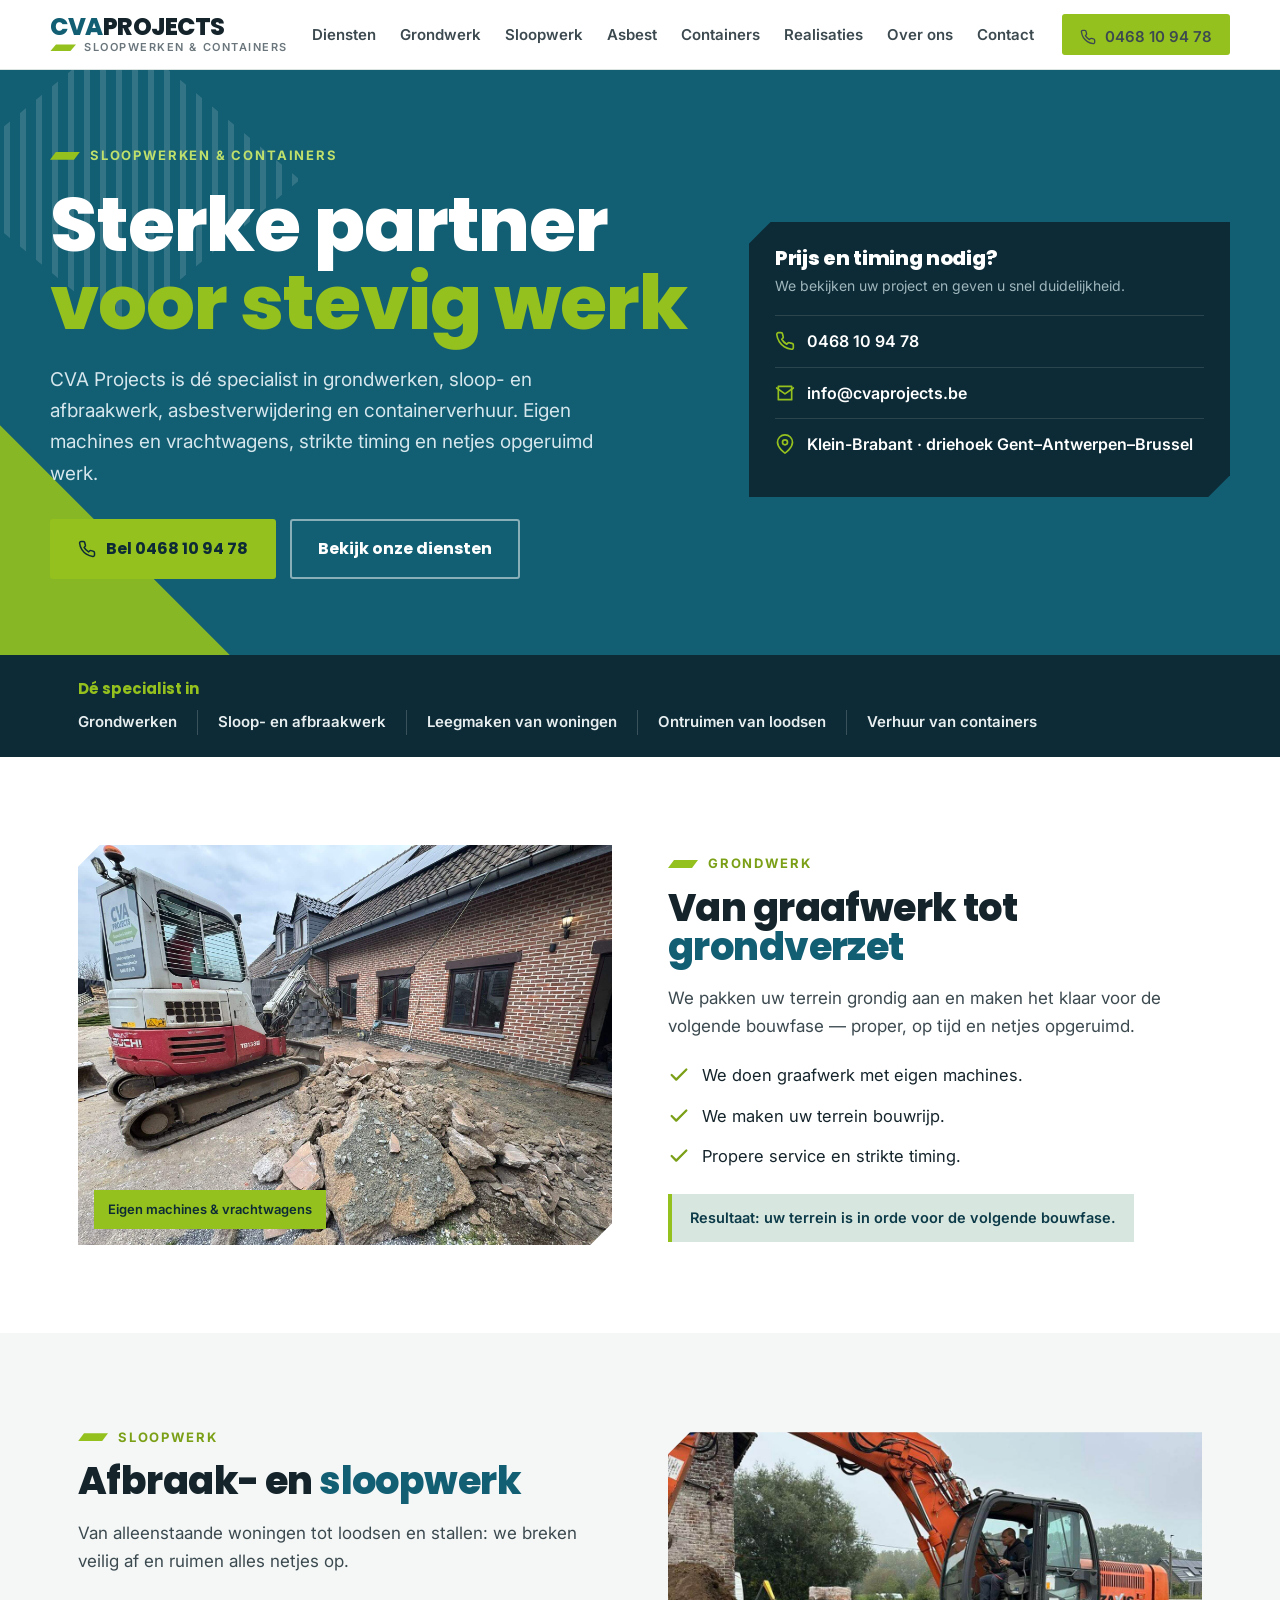
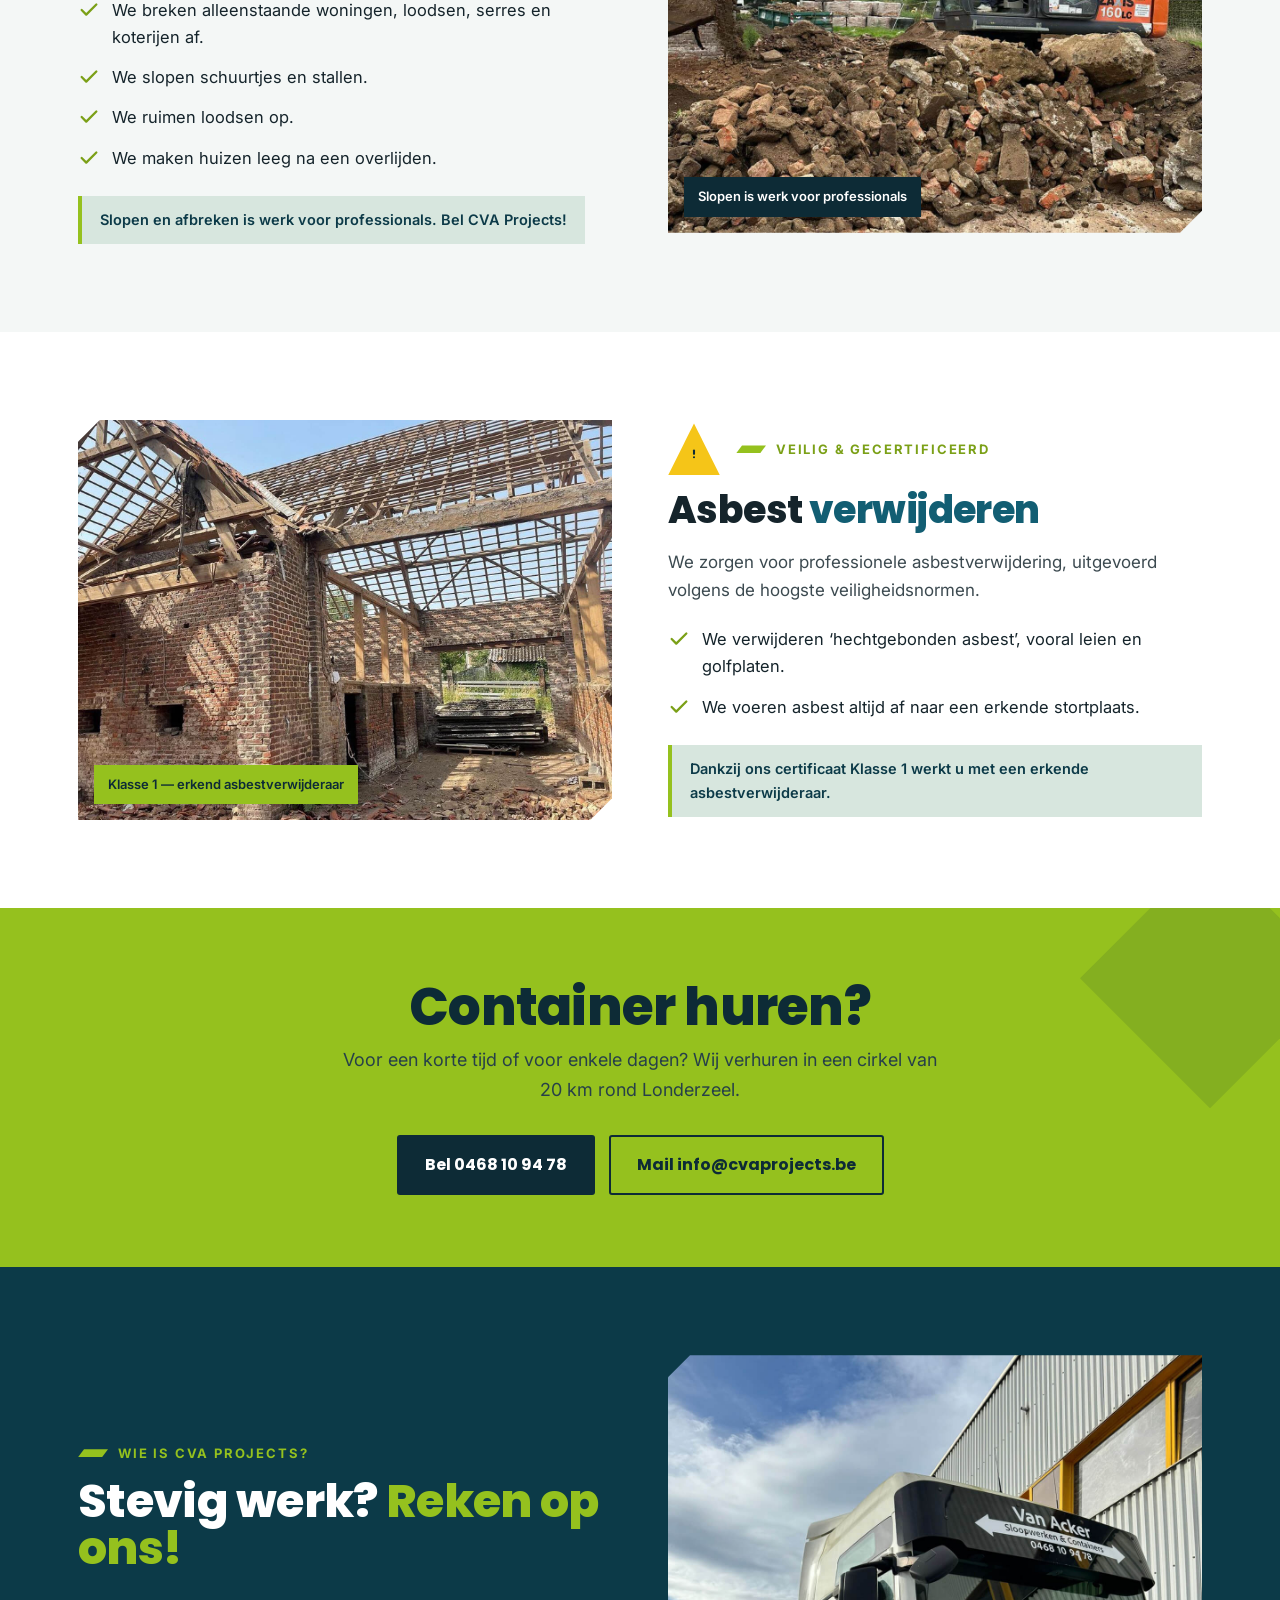
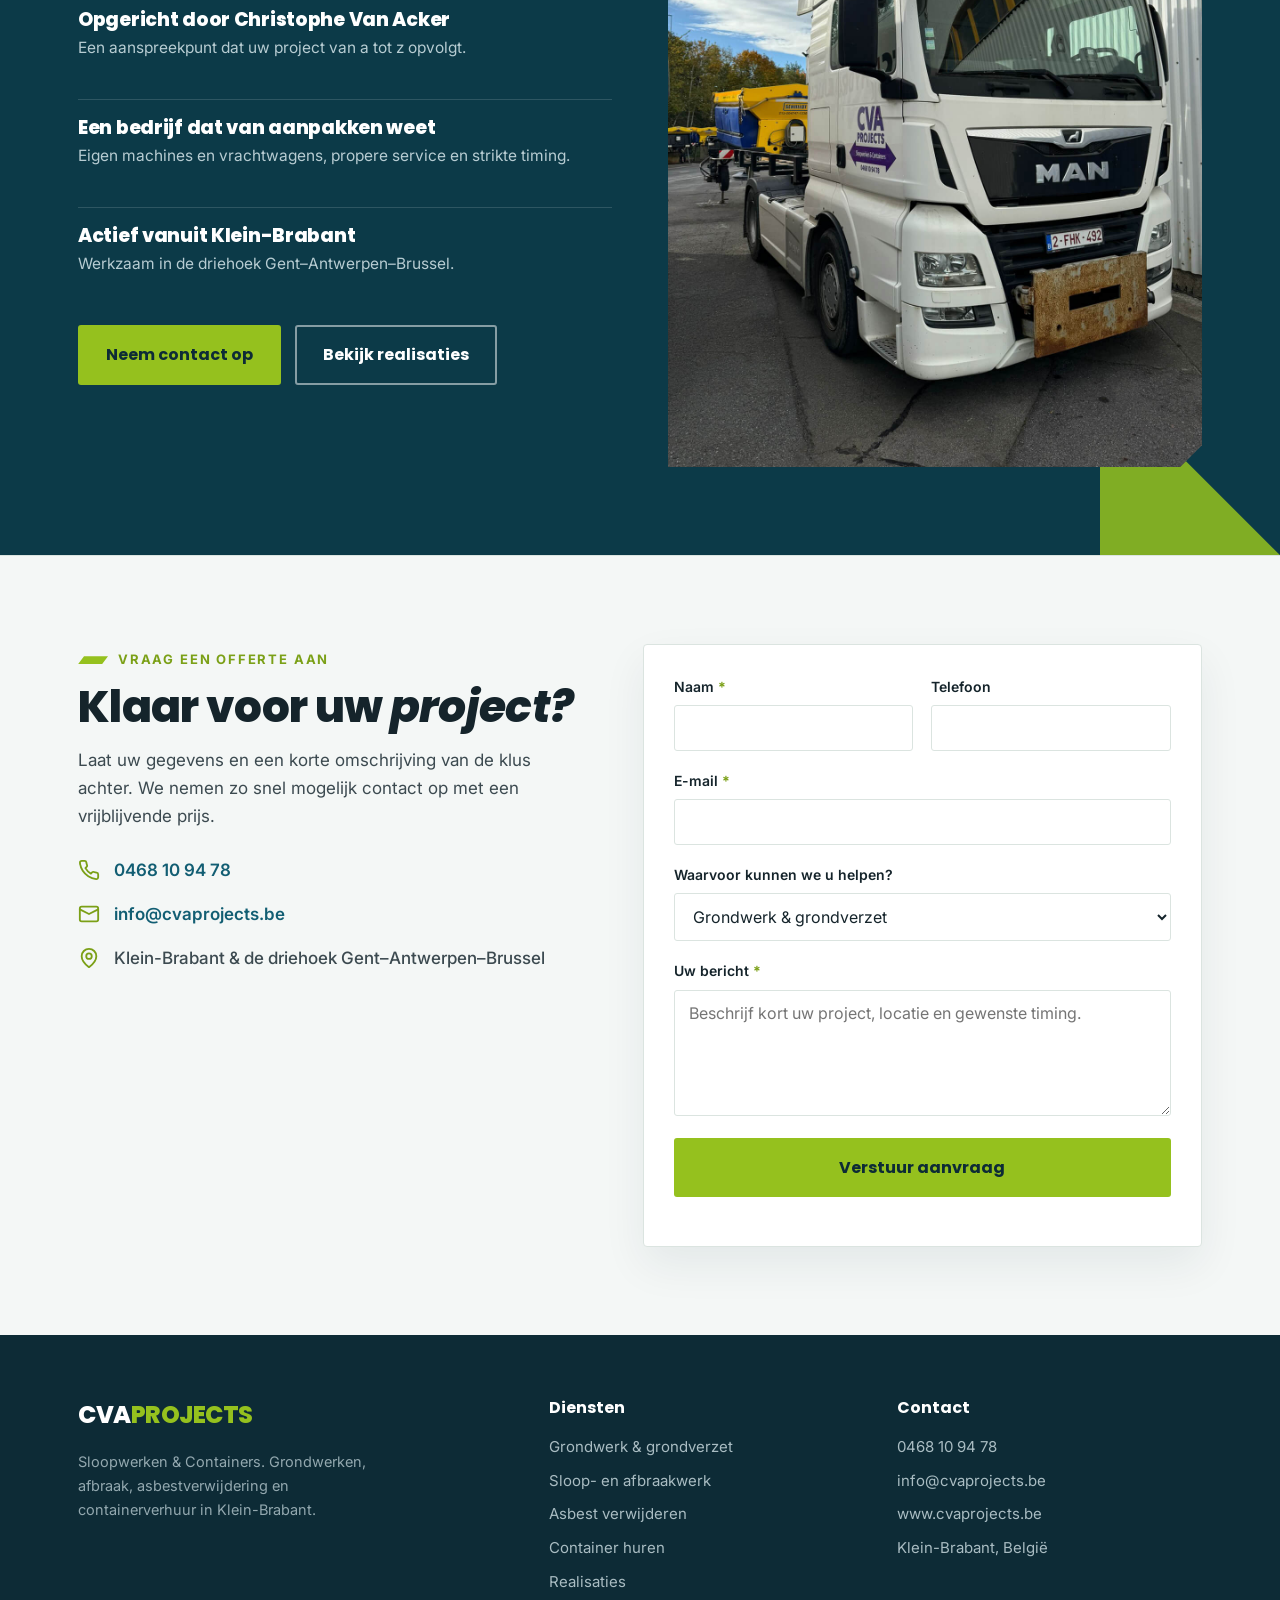
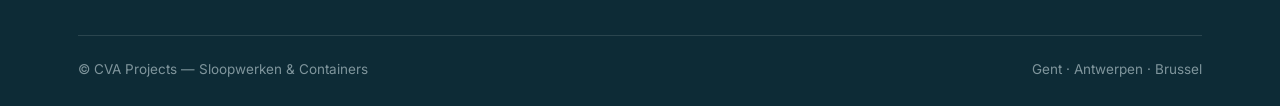
<file: index.html>
<!DOCTYPE html>
<html lang="nl">
<head>
<meta charset="UTF-8">
<meta name="viewport" content="width=device-width, initial-scale=1.0">
<title>CVA Projects — Sloopwerken, grondwerken, asbestverwijdering &amp; containers | Klein-Brabant</title>
<meta name="description" content="CVA Projects: dé specialist in grondwerken, sloop- en afbraakwerk, asbestverwijdering (Klasse 1), leegmaken van woningen en containerverhuur. Actief in Klein-Brabant, driehoek Gent-Antwerpen-Brussel. Bel 0468 10 94 78.">
<meta name="theme-color" content="#0c3a48">
<link rel="preconnect" href="https://fonts.googleapis.com">
<link rel="preconnect" href="https://fonts.gstatic.com" crossorigin>
<link href="https://fonts.googleapis.com/css2?family=Poppins:wght@500;600;700;800&family=Inter:wght@400;500;600&display=swap" rel="stylesheet">
<link rel="stylesheet" href="styles.css">
</head>
<body>

<header>
  <div class="wrap nav-row">
    <a href="#top" class="brand" aria-label="CVA Projects home">
      <span class="brand-main">CVA<b>PROJECTS</b></span>
      <span class="brand-sub">Sloopwerken &amp; Containers</span>
    </a>
    <nav class="primary">
      <ul>
        <li><a href="#diensten">Diensten</a></li>
        <li><a href="#grondwerk">Grondwerk</a></li>
        <li><a href="#sloopwerk">Sloopwerk</a></li>
        <li><a href="#asbest">Asbest</a></li>
        <li><a href="#containers">Containers</a></li>
        <li><a href="realisaties.html">Realisaties</a></li>
        <li><a href="#over">Over ons</a></li>
        <li><a href="#contact">Contact</a></li>
      </ul>
      <a class="call-btn" href="tel:+32468109478">
        <svg viewBox="0 0 24 24" fill="none" stroke="currentColor" stroke-width="2" stroke-linecap="round" stroke-linejoin="round"><path d="M22 16.92v3a2 2 0 0 1-2.18 2 19.79 19.79 0 0 1-8.63-3.07 19.5 19.5 0 0 1-6-6 19.79 19.79 0 0 1-3.07-8.67A2 2 0 0 1 4.11 2h3a2 2 0 0 1 2 1.72c.127.96.361 1.903.7 2.81a2 2 0 0 1-.45 2.11L8.09 9.91a16 16 0 0 0 6 6l1.27-1.27a2 2 0 0 1 2.11-.45c.907.339 1.85.573 2.81.7A2 2 0 0 1 22 16.92z"/></svg>
        <span>0468 10 94 78</span>
      </a>
    </nav>
    <button class="menu-toggle" aria-label="Menu openen" onclick="document.getElementById('mnav').classList.toggle('open')">
      <span></span><span></span><span></span>
    </button>
  </div>
  <div id="mnav" class="wrap">
    <ul onclick="document.getElementById('mnav').classList.remove('open')">
      <li><a href="#diensten">Diensten</a></li>
      <li><a href="#grondwerk">Grondwerk &amp; grondverzet</a></li>
      <li><a href="#sloopwerk">Sloop- en afbraakwerk</a></li>
      <li><a href="#asbest">Asbest verwijderen</a></li>
      <li><a href="#containers">Container huren</a></li>
      <li><a href="realisaties.html">Realisaties</a></li>
      <li><a href="#over">Over CVA Projects</a></li>
      <li><a href="#contact">Contact &amp; offerte</a></li>
      <li><a class="mnav-call" href="tel:+32468109478">Bel 0468 10 94 78</a></li>
    </ul>
  </div>
</header>

<main id="top">

  <!-- HERO -->
  <section class="hero">
    <div class="wrap hero-inner">
      <div>
        <span class="kicker">Sloopwerken &amp; Containers</span>
        <h1>Sterke partner<br><em>voor stevig werk</em></h1>
        <p class="lead">CVA Projects is dé specialist in grondwerken, sloop- en afbraakwerk, asbestverwijdering en containerverhuur. Eigen machines en vrachtwagens, strikte timing en netjes opgeruimd werk.</p>
        <div class="hero-ctas">
          <a class="btn btn-lime" href="tel:+32468109478">
            <svg viewBox="0 0 24 24" fill="none" stroke="currentColor" stroke-width="2" stroke-linecap="round" stroke-linejoin="round"><path d="M22 16.92v3a2 2 0 0 1-2.18 2 19.79 19.79 0 0 1-8.63-3.07 19.5 19.5 0 0 1-6-6 19.79 19.79 0 0 1-3.07-8.67A2 2 0 0 1 4.11 2h3a2 2 0 0 1 2 1.72c.127.96.361 1.903.7 2.81a2 2 0 0 1-.45 2.11L8.09 9.91a16 16 0 0 0 6 6l1.27-1.27a2 2 0 0 1 2.11-.45c.907.339 1.85.573 2.81.7A2 2 0 0 1 22 16.92z"/></svg>
            Bel 0468 10 94 78
          </a>
          <a class="btn btn-ghost" href="#diensten">Bekijk onze diensten</a>
        </div>
      </div>
      <aside class="quote-card cut">
        <h3>Prijs en timing nodig?</h3>
        <p class="small">We bekijken uw project en geven u snel duidelijkheid.</p>
        <div class="quote-line">
          <svg viewBox="0 0 24 24" fill="none" stroke="currentColor" stroke-width="2" stroke-linecap="round" stroke-linejoin="round"><path d="M22 16.92v3a2 2 0 0 1-2.18 2 19.79 19.79 0 0 1-8.63-3.07 19.5 19.5 0 0 1-6-6 19.79 19.79 0 0 1-3.07-8.67A2 2 0 0 1 4.11 2h3a2 2 0 0 1 2 1.72c.127.96.361 1.903.7 2.81a2 2 0 0 1-.45 2.11L8.09 9.91a16 16 0 0 0 6 6l1.27-1.27a2 2 0 0 1 2.11-.45c.907.339 1.85.573 2.81.7A2 2 0 0 1 22 16.92z"/></svg>
          <a href="tel:+32468109478">0468 10 94 78</a>
        </div>
        <div class="quote-line">
          <svg viewBox="0 0 24 24" fill="none" stroke="currentColor" stroke-width="2" stroke-linecap="round" stroke-linejoin="round"><path d="M4 4h16v16H4z"/><path d="m22 6-10 7L2 6"/></svg>
          <a href="mailto:info@cvaprojects.be">info@cvaprojects.be</a>
        </div>
        <div class="quote-line">
          <svg viewBox="0 0 24 24" fill="none" stroke="currentColor" stroke-width="2" stroke-linecap="round" stroke-linejoin="round"><path d="M21 10c0 7-9 13-9 13s-9-6-9-13a9 9 0 0 1 18 0Z"/><circle cx="12" cy="10" r="3"/></svg>
          <span>Klein-Brabant · driehoek Gent–Antwerpen–Brussel</span>
        </div>
      </aside>
    </div>
  </section>

  <!-- SPECIALTIES STRIP -->
  <div class="specialties" id="diensten">
    <div class="wrap">
      <span class="label">Dé specialist in</span>
      <ul>
        <li>Grondwerken</li>
        <li>Sloop- en afbraakwerk</li>
        <li>Leegmaken van woningen</li>
        <li>Ontruimen van loodsen</li>
        <li>Verhuur van containers</li>
      </ul>
    </div>
  </div>

  <!-- GRONDWERK -->
  <section class="block" id="grondwerk">
    <div class="wrap split">
      <div class="media">
        <img class="cut" src="fotos/photo-096.jpg" alt="CVA Projects minigraver breekt de grond open bij een woning" loading="lazy">
        <span class="tag lime">Eigen machines &amp; vrachtwagens</span>
      </div>
      <div>
        <span class="eyebrow">Grondwerk</span>
        <h3>Van graafwerk tot <em>grondverzet</em></h3>
        <p class="lead-sm">We pakken uw terrein grondig aan en maken het klaar voor de volgende bouwfase — proper, op tijd en netjes opgeruimd.</p>
        <ul class="ticks">
          <li><svg viewBox="0 0 24 24" fill="none" stroke="currentColor" stroke-width="2.5" stroke-linecap="round" stroke-linejoin="round"><path d="M20 6 9 17l-5-5"/></svg>We doen graafwerk met eigen machines.</li>
          <li><svg viewBox="0 0 24 24" fill="none" stroke="currentColor" stroke-width="2.5" stroke-linecap="round" stroke-linejoin="round"><path d="M20 6 9 17l-5-5"/></svg>We maken uw terrein bouwrijp.</li>
          <li><svg viewBox="0 0 24 24" fill="none" stroke="currentColor" stroke-width="2.5" stroke-linecap="round" stroke-linejoin="round"><path d="M20 6 9 17l-5-5"/></svg>Propere service en strikte timing.</li>
        </ul>
        <span class="pill">Resultaat: uw terrein is in orde voor de volgende bouwfase.</span>
      </div>
    </div>
  </section>

  <!-- SLOOPWERK -->
  <section class="block tint" id="sloopwerk">
    <div class="wrap split reverse">
      <div class="media">
        <img class="cut" src="fotos/photo-014.jpg" alt="Kraan breekt een woning af tijdens sloopwerk" loading="lazy">
        <span class="tag">Slopen is werk voor professionals</span>
      </div>
      <div>
        <span class="eyebrow">Sloopwerk</span>
        <h3>Afbraak- en <em>sloopwerk</em></h3>
        <p class="lead-sm">Van alleenstaande woningen tot loodsen en stallen: we breken veilig af en ruimen alles netjes op.</p>
        <ul class="ticks">
          <li><svg viewBox="0 0 24 24" fill="none" stroke="currentColor" stroke-width="2.5" stroke-linecap="round" stroke-linejoin="round"><path d="M20 6 9 17l-5-5"/></svg>We breken alleenstaande woningen, loodsen, serres en koterijen af.</li>
          <li><svg viewBox="0 0 24 24" fill="none" stroke="currentColor" stroke-width="2.5" stroke-linecap="round" stroke-linejoin="round"><path d="M20 6 9 17l-5-5"/></svg>We slopen schuurtjes en stallen.</li>
          <li><svg viewBox="0 0 24 24" fill="none" stroke="currentColor" stroke-width="2.5" stroke-linecap="round" stroke-linejoin="round"><path d="M20 6 9 17l-5-5"/></svg>We ruimen loodsen op.</li>
          <li><svg viewBox="0 0 24 24" fill="none" stroke="currentColor" stroke-width="2.5" stroke-linecap="round" stroke-linejoin="round"><path d="M20 6 9 17l-5-5"/></svg>We maken huizen leeg na een overlijden.</li>
        </ul>
        <span class="pill">Slopen en afbreken is werk voor professionals. Bel CVA Projects!</span>
      </div>
    </div>
  </section>

  <!-- ASBEST -->
  <section class="block" id="asbest">
    <div class="wrap split">
      <div class="media">
        <img class="cut" src="fotos/photo-077.jpg" alt="Gebouw met afgebroken dak, klaar voor verdere afbraak en asbestverwijdering" loading="lazy">
        <span class="tag lime">Klasse 1 — erkend asbestverwijderaar</span>
      </div>
      <div>
        <div class="warn-head">
          <span class="warn-badge"><svg viewBox="0 0 24 24" fill="none" stroke="currentColor" stroke-width="2.5" stroke-linecap="round" stroke-linejoin="round"><path d="M12 9v4"/><path d="M12 17h.01"/></svg></span>
          <span class="eyebrow" style="margin:0">Veilig &amp; gecertificeerd</span>
        </div>
        <h3>Asbest <em>verwijderen</em></h3>
        <p class="lead-sm">We zorgen voor professionele asbestverwijdering, uitgevoerd volgens de hoogste veiligheidsnormen.</p>
        <ul class="ticks">
          <li><svg viewBox="0 0 24 24" fill="none" stroke="currentColor" stroke-width="2.5" stroke-linecap="round" stroke-linejoin="round"><path d="M20 6 9 17l-5-5"/></svg>We verwijderen ‘hechtgebonden asbest’, vooral leien en golfplaten.</li>
          <li><svg viewBox="0 0 24 24" fill="none" stroke="currentColor" stroke-width="2.5" stroke-linecap="round" stroke-linejoin="round"><path d="M20 6 9 17l-5-5"/></svg>We voeren asbest altijd af naar een erkende stortplaats.</li>
        </ul>
        <span class="pill">Dankzij ons certificaat Klasse 1 werkt u met een erkende asbestverwijderaar.</span>
      </div>
    </div>
  </section>

  <!-- CONTAINER CTA -->
  <section class="cta-band" id="containers">
    <div class="wrap">
      <h2>Container huren?</h2>
      <p>Voor een korte tijd of voor enkele dagen? Wij verhuren in een cirkel van 20&nbsp;km rond Londerzeel.</p>
      <div class="cta-actions">
        <a class="btn btn-dark" href="tel:+32468109478">Bel 0468 10 94 78</a>
        <a class="btn btn-outline-dark" href="mailto:info@cvaprojects.be">Mail info@cvaprojects.be</a>
      </div>
    </div>
  </section>

  <!-- OVER ONS -->
  <section class="about block" id="over">
    <div class="wrap about-grid">
      <div>
        <span class="eyebrow" style="color:var(--lime)">Wie is CVA Projects?</span>
        <h2>Stevig werk? <em>Reken op ons!</em></h2>
        <div class="facts">
          <div class="fact">
            <h4>Opgericht door Christophe Van Acker</h4>
            <p>Een aanspreekpunt dat uw project van a tot z opvolgt.</p>
          </div>
          <div class="fact">
            <h4>Een bedrijf dat van aanpakken weet</h4>
            <p>Eigen machines en vrachtwagens, propere service en strikte timing.</p>
          </div>
          <div class="fact">
            <h4>Actief vanuit Klein-Brabant</h4>
            <p>Werkzaam in de driehoek Gent–Antwerpen–Brussel.</p>
          </div>
        </div>
        <div class="hero-ctas" style="margin-top:30px">
          <a class="btn btn-lime" href="tel:+32468109478">Neem contact op</a>
          <a class="btn btn-ghost" href="realisaties.html" style="border-color:rgba(255,255,255,.5)">Bekijk realisaties</a>
        </div>
      </div>
      <div class="about-media">
        <img class="cut" src="fotos/photo-085.jpg" alt="Vrachtwagen van CVA Projects — Van Acker Sloopwerken &amp; Containers" loading="lazy">
      </div>
    </div>
  </section>

  <!-- CONTACT / OFFERTE -->
  <section class="contact block" id="contact">
    <div class="wrap contact-grid">
      <div class="contact-intro">
        <span class="eyebrow">Vraag een offerte aan</span>
        <h2>Klaar voor uw <em>project?</em></h2>
        <p class="lead-sm">Laat uw gegevens en een korte omschrijving van de klus achter. We nemen zo snel mogelijk contact op met een vrijblijvende prijs.</p>
        <ul class="contact-list">
          <li>
            <svg viewBox="0 0 24 24" fill="none" stroke="currentColor" stroke-width="2" stroke-linecap="round" stroke-linejoin="round"><path d="M22 16.92v3a2 2 0 0 1-2.18 2 19.79 19.79 0 0 1-8.63-3.07 19.5 19.5 0 0 1-6-6 19.79 19.79 0 0 1-3.07-8.67A2 2 0 0 1 4.11 2h3a2 2 0 0 1 2 1.72c.127.96.361 1.903.7 2.81a2 2 0 0 1-.45 2.11L8.09 9.91a16 16 0 0 0 6 6l1.27-1.27a2 2 0 0 1 2.11-.45c.907.339 1.85.573 2.81.7A2 2 0 0 1 22 16.92z"/></svg>
            <a href="tel:+32468109478">0468 10 94 78</a>
          </li>
          <li>
            <svg viewBox="0 0 24 24" fill="none" stroke="currentColor" stroke-width="2" stroke-linecap="round" stroke-linejoin="round"><rect x="2" y="4" width="20" height="16" rx="2"/><path d="m22 7-10 5L2 7"/></svg>
            <a href="mailto:info@cvaprojects.be">info@cvaprojects.be</a>
          </li>
          <li>
            <svg viewBox="0 0 24 24" fill="none" stroke="currentColor" stroke-width="2" stroke-linecap="round" stroke-linejoin="round"><path d="M20 10c0 6-8 12-8 12s-8-6-8-12a8 8 0 0 1 16 0Z"/><circle cx="12" cy="10" r="3"/></svg>
            <span>Klein-Brabant &amp; de driehoek Gent&ndash;Antwerpen&ndash;Brussel</span>
          </li>
        </ul>
      </div>

      <form class="contact-form" id="contactForm" action="https://api.web3forms.com/submit" method="POST">
        <!-- Web3Forms: vervang onderstaande access_key door je eigen sleutel van https://web3forms.com -->
        <input type="hidden" name="access_key" value="131f3597-4e38-4aad-bf00-0c034ef2a8e7">
        <input type="hidden" name="subject" value="🌐 Nieuwe aanvraag via de CVA Projects website">
        <input type="hidden" name="from_name" value="CVA Projects website">
        <!-- honeypot tegen spam -->
        <input type="checkbox" name="botcheck" tabindex="-1" autocomplete="off" style="display:none !important">

        <div class="field-row">
          <label class="field">
            <span>Naam <b>*</b></span>
            <input type="text" name="naam" required autocomplete="name">
          </label>
          <label class="field">
            <span>Telefoon</span>
            <input type="tel" name="telefoon" autocomplete="tel">
          </label>
        </div>

        <label class="field">
          <span>E-mail <b>*</b></span>
          <input type="email" name="email" required autocomplete="email">
        </label>

        <label class="field">
          <span>Waarvoor kunnen we u helpen?</span>
          <select name="dienst">
            <option>Grondwerk &amp; grondverzet</option>
            <option>Sloop- en afbraakwerk</option>
            <option>Asbest verwijderen</option>
            <option>Container huren</option>
            <option>Woning leegmaken</option>
            <option>Iets anders</option>
          </select>
        </label>

        <label class="field">
          <span>Uw bericht <b>*</b></span>
          <textarea name="bericht" rows="5" required placeholder="Beschrijf kort uw project, locatie en gewenste timing."></textarea>
        </label>

        <button type="submit" class="btn btn-lime">Verstuur aanvraag</button>
        <p class="form-status" id="formStatus" role="status" aria-live="polite"></p>
      </form>
    </div>
  </section>

</main>

<footer>
  <div class="wrap">
    <div class="foot-grid">
      <div class="foot-brand">
        <span class="brand-main">CVA<b>PROJECTS</b></span>
        <p>Sloopwerken &amp; Containers. Grondwerken, afbraak, asbestverwijdering en containerverhuur in Klein-Brabant.</p>
      </div>
      <div>
        <h5>Diensten</h5>
        <ul>
          <li><a href="#grondwerk">Grondwerk &amp; grondverzet</a></li>
          <li><a href="#sloopwerk">Sloop- en afbraakwerk</a></li>
          <li><a href="#asbest">Asbest verwijderen</a></li>
          <li><a href="#containers">Container huren</a></li>
          <li><a href="realisaties.html">Realisaties</a></li>
        </ul>
      </div>
      <div>
        <h5>Contact</h5>
        <ul>
          <li><a href="tel:+32468109478">0468 10 94 78</a></li>
          <li><a href="mailto:info@cvaprojects.be">info@cvaprojects.be</a></li>
          <li><a href="https://www.cvaprojects.be">www.cvaprojects.be</a></li>
          <li>Klein-Brabant, België</li>
        </ul>
      </div>
    </div>
    <div class="foot-bottom">
      <span>© CVA Projects — Sloopwerken &amp; Containers</span>
      <span>Gent · Antwerpen · Brussel</span>
    </div>
  </div>
</footer>

<script>
  (function () {
    var form = document.getElementById('contactForm');
    if (!form) return;
    var status = document.getElementById('formStatus');
    form.addEventListener('submit', function (e) {
      e.preventDefault();
      var btn = form.querySelector('button[type="submit"]');
      btn.disabled = true;
      status.className = 'form-status';
      status.textContent = 'Versturen…';
      fetch(form.action, {
        method: 'POST',
        body: new FormData(form),
        headers: { Accept: 'application/json' }
      })
        .then(function (r) { return r.json(); })
        .then(function (data) {
          if (data.success) {
            status.className = 'form-status ok';
            status.textContent = 'Bedankt! Uw aanvraag is verstuurd. We nemen snel contact op.';
            form.reset();
          } else {
            status.className = 'form-status err';
            status.textContent = 'Er ging iets mis. Bel ons gerust op 0468 10 94 78 of mail info@cvaprojects.be.';
          }
        })
        .catch(function () {
          status.className = 'form-status err';
          status.textContent = 'Er ging iets mis. Bel ons gerust op 0468 10 94 78 of mail info@cvaprojects.be.';
        })
        .finally(function () { btn.disabled = false; });
    });
  })();
</script>

</body>
</html>
</file>
<file: styles.css>
:root{
  --petrol:#125e73;
  --petrol-deep:#0c3a48;
  --navy:#0d2b36;
  --lime:#95c11e;
  --lime-deep:#7ba017;
  --mint:#d7e6de;
  --ink:#15242b;
  --ink-soft:#3c4a50;
  --steel:#6a767c;
  --paper:#f4f7f6;
  --card:#ffffff;
  --line:#dbe4e0;
  --warn:#f5c518;
  --max:1180px;
}
*{box-sizing:border-box;}
html{scroll-behavior:smooth;}
body{
  margin:0;
  background:var(--card);
  color:var(--ink);
  font-family:'Inter', -apple-system, BlinkMacSystemFont, sans-serif;
  font-size:17px;
  line-height:1.65;
  -webkit-font-smoothing:antialiased;
  overflow-x:hidden;
}
@media (prefers-reduced-motion: reduce){
  html{scroll-behavior:auto;}
  *{animation-duration:.01ms !important; transition-duration:.01ms !important;}
}
h1,h2,h3,h4,.disp{
  font-family:'Poppins', sans-serif;
  font-weight:800;
  letter-spacing:-0.015em;
  line-height:1.02;
  margin:0;
  color:var(--ink);
}
a{color:inherit;}
img{max-width:100%; display:block;}
.wrap{max-width:var(--max); margin:0 auto; padding:0 28px;}

.cut{clip-path:polygon(0 22px, 22px 0, 100% 0, 100% calc(100% - 22px), calc(100% - 22px) 100%, 0 100%);}

/* ---------- header ---------- */
header{
  position:sticky; top:0; z-index:50;
  background:rgba(255,255,255,0.95);
  backdrop-filter:blur(8px);
  border-bottom:1px solid var(--line);
}
.nav-row{display:flex; align-items:center; justify-content:space-between; padding:14px 0; gap:16px;}
.brand{display:flex; flex-direction:column; gap:3px; text-decoration:none; line-height:1;}
.brand-main{font-family:'Poppins',sans-serif; font-weight:800; font-size:24px; letter-spacing:-0.02em; color:var(--petrol);}
.brand-main b{color:var(--ink); font-weight:800;}
.brand-sub{display:flex; align-items:center; gap:8px; font-size:11px; font-weight:600; letter-spacing:.14em; text-transform:uppercase; color:var(--steel);}
.brand-sub::before{content:""; width:26px; height:7px; background:var(--lime); clip-path:polygon(6px 0,100% 0,calc(100% - 6px) 100%,0 100%);}
nav.primary{display:flex; align-items:center; gap:28px;}
nav.primary ul{list-style:none; display:flex; gap:24px; margin:0; padding:0;}
nav.primary a{text-decoration:none; color:var(--ink-soft); font-weight:600; font-size:15px; padding-bottom:3px; border-bottom:2px solid transparent; transition:color .15s, border-color .15s;}
nav.primary a:hover, nav.primary a.active{color:var(--petrol); border-color:var(--lime);}
.call-btn{
  display:inline-flex; align-items:center; gap:9px;
  background:var(--lime); color:var(--navy);
  padding:11px 18px; border-radius:3px; text-decoration:none;
  font-weight:700; font-size:15px; white-space:nowrap; transition:background .15s;
}
.call-btn:hover{background:var(--lime-deep);}
.call-btn svg{width:16px; height:16px; flex:none;}
.menu-toggle{display:none; background:none; border:none; width:40px; height:40px; cursor:pointer; padding:0; flex-direction:column; align-items:center; justify-content:center; gap:5px;}
.menu-toggle span{display:block; width:22px; height:2px; background:var(--ink);}

#mnav{display:none;}
#mnav.open{display:block; background:#fff; padding-top:4px; padding-bottom:14px;}
#mnav ul{list-style:none; margin:0; padding:0; border-top:1px solid var(--line);}
#mnav li a{display:block; padding:14px 2px; border-bottom:1px solid var(--line); text-decoration:none; color:var(--ink-soft); font-weight:600; font-size:16px;}
#mnav li a:hover{color:var(--petrol);}
#mnav a.mnav-call{margin-top:16px; border-radius:3px; background:var(--lime); color:var(--navy); text-align:center; padding:15px; font-weight:700;}

/* ---------- hero ---------- */
.hero{position:relative; background:var(--petrol); color:#fff; overflow:hidden;}
.hero::before{
  content:""; position:absolute; top:-40px; left:-60px; width:360px; height:300px;
  background:repeating-linear-gradient(90deg, rgba(255,255,255,.14) 0 6px, transparent 6px 16px);
  clip-path:polygon(50% 0,100% 50%,50% 100%,0 50%); pointer-events:none;
}
.hero::after{
  content:""; position:absolute; left:0; bottom:0; width:230px; height:230px;
  background:var(--lime); clip-path:polygon(0 0,0 100%,100% 100%); opacity:.9; pointer-events:none;
}
.hero-inner{position:relative; z-index:2; display:grid; grid-template-columns:1.15fr .85fr; gap:48px; align-items:center; padding:70px 0 76px;}
.kicker{display:inline-flex; align-items:center; gap:10px; font-size:13px; font-weight:700; letter-spacing:.14em; text-transform:uppercase; color:#bfe06b; margin-bottom:20px;}
.kicker::before{content:""; width:30px; height:8px; background:var(--lime); clip-path:polygon(6px 0,100% 0,calc(100% - 6px) 100%,0 100%);}
.hero h1{font-size:clamp(42px, 6.4vw, 76px); color:#fff;}
.hero h1 em{font-style:normal; color:var(--lime);}
.hero .lead{margin:22px 0 30px; font-size:19px; color:#d5e6ec; max-width:46ch;}
.hero-ctas{display:flex; gap:14px; flex-wrap:wrap;}
.btn{display:inline-flex; align-items:center; gap:10px; padding:15px 26px; border-radius:3px; font-weight:700; font-size:16px; text-decoration:none; border:2px solid transparent; cursor:pointer; font-family:'Poppins',sans-serif;}
.btn-lime{background:var(--lime); color:var(--navy);}
.btn-lime:hover{background:var(--lime-deep);}
.btn-ghost{border-color:rgba(255,255,255,.5); color:#fff;}
.btn-ghost:hover{background:#fff; color:var(--petrol);}
.btn svg{width:18px;height:18px;flex:none;}

.quote-card{background:var(--navy); color:#fff; padding:26px 26px 28px; position:relative;}
.quote-card h3{font-size:20px; color:#fff; margin-bottom:6px;}
.quote-card p.small{font-size:14px; color:#9fb6bd; margin:0 0 18px;}
.quote-line{display:flex; align-items:center; gap:12px; padding:12px 0; border-top:1px solid rgba(255,255,255,.12); font-size:16px; font-weight:600;}
.quote-line svg{width:20px;height:20px;color:var(--lime);flex:none;}
.quote-line a{text-decoration:none;color:#fff;}

.specialties{background:var(--navy); color:#fff; position:relative; z-index:2;}
.specialties .wrap{display:flex; flex-wrap:wrap; align-items:center; gap:8px 0; padding:22px 28px;}
.specialties .label{font-family:'Poppins',sans-serif; font-weight:700; font-size:15px; color:var(--lime); margin-right:26px;}
.specialties ul{list-style:none; margin:0; padding:0; display:flex; flex-wrap:wrap; gap:0;}
.specialties li{font-weight:600; font-size:15px; color:#e7eef0; padding:0 20px; border-left:1px solid rgba(255,255,255,.18);}
.specialties li:first-child{border-left:none; padding-left:0;}

/* ---------- section shell ---------- */
section.block{padding:88px 0;}
.sec-head{max-width:640px; margin-bottom:44px;}
.eyebrow{display:inline-flex; align-items:center; gap:10px; font-size:13px; font-weight:700; letter-spacing:.14em; text-transform:uppercase; color:var(--lime-deep); margin-bottom:14px;}
.eyebrow::before{content:""; width:30px; height:8px; background:var(--lime); clip-path:polygon(6px 0,100% 0,calc(100% - 6px) 100%,0 100%);}
.sec-head h2{font-size:clamp(32px,4.4vw,50px);}
.sec-head p{color:var(--steel); font-size:17px; margin:16px 0 0;}

.split{display:grid; grid-template-columns:1fr 1fr; gap:56px; align-items:center;}
.split.reverse .media{order:2;}
.media{position:relative;}
.media img{width:100%; aspect-ratio:4/3; object-fit:cover;}
.media .tag{position:absolute; left:16px; bottom:16px; background:var(--navy); color:#fff; font-size:13px; font-weight:600; padding:9px 14px; max-width:60%;}
.media .tag.lime{background:var(--lime); color:var(--navy);}
.split h3{font-size:clamp(26px,3vw,38px); margin-bottom:18px;}
.split h3 em{font-style:normal;color:var(--petrol);}
.lead-sm{color:var(--ink-soft); font-size:17px; margin:0 0 22px;}
ul.ticks{list-style:none; margin:0 0 24px; padding:0; display:grid; gap:13px;}
ul.ticks li{display:flex; gap:12px; align-items:flex-start; font-size:16.5px;}
ul.ticks li svg{flex:none; width:22px; height:22px; margin-top:2px; color:var(--lime-deep);}
.pill{display:inline-flex; align-items:center; gap:10px; background:var(--mint); color:var(--petrol-deep); font-weight:600; font-size:14.5px; padding:12px 18px; border-left:4px solid var(--lime);}

.tint{background:var(--paper);}

.warn-head{display:flex; align-items:center; gap:16px; margin-bottom:16px;}
.warn-badge{flex:none; width:52px; height:52px; background:var(--warn); display:flex; align-items:center; justify-content:center; clip-path:polygon(50% 0,100% 100%,0 100%);}
.warn-badge svg{width:20px;height:20px;color:var(--navy);margin-top:8px;}

.cta-band{background:var(--lime); color:var(--navy); text-align:center; padding:72px 0; position:relative; overflow:hidden;}
.cta-band::before{content:""; position:absolute; right:-60px; top:-60px; width:260px; height:260px; background:rgba(13,43,54,.12); clip-path:polygon(50% 0,100% 50%,50% 100%,0 50%);}
.cta-band h2{position:relative; font-size:clamp(30px,4.6vw,52px); color:var(--navy); margin-bottom:12px;}
.cta-band p{position:relative; font-size:18px; color:#274049; max-width:56ch; margin:0 auto 30px;}
.cta-band .btn-dark{background:var(--navy); color:#fff;}
.cta-band .btn-dark:hover{background:var(--petrol-deep);}
.cta-band .btn-outline-dark{border-color:var(--navy); color:var(--navy);}
.cta-band .btn-outline-dark:hover{background:var(--navy); color:#fff;}
.cta-actions{position:relative; display:flex; gap:14px; justify-content:center; flex-wrap:wrap;}

.about{background:var(--petrol-deep); color:#fff; position:relative; overflow:hidden;}
.about::after{content:""; position:absolute; right:-40px; bottom:-40px; width:220px; height:220px; background:var(--lime); opacity:.85; clip-path:polygon(0 0,100% 100%,0 100%);}
.about-grid{position:relative; z-index:2; display:grid; grid-template-columns:1fr 1fr; gap:56px; align-items:center;}
.about h2{color:#fff; font-size:clamp(30px,4vw,46px); margin-bottom:20px;}
.about h2 em{font-style:normal;color:var(--lime);}
.about .facts{display:grid; gap:20px;}
.fact{padding:18px 0; border-top:1px solid rgba(255,255,255,.14);}
.fact:first-child{border-top:none;}
.fact h4{font-size:19px; color:#fff; margin-bottom:6px;}
.fact p{margin:0; font-size:15.5px; color:#b7ccd2;}
.about-media img{width:100%; aspect-ratio:3/4; object-fit:cover;}

/* ---------- contact ---------- */
.contact{background:var(--paper); border-top:1px solid var(--line);}
.contact-grid{display:grid; grid-template-columns:1fr 1.1fr; gap:56px; align-items:start;}
.contact-intro h2{font-size:clamp(28px,3.6vw,44px); margin-bottom:16px;}
.contact-list{list-style:none; margin:26px 0 0; padding:0; display:flex; flex-direction:column; gap:16px;}
.contact-list li{display:flex; align-items:center; gap:14px; color:var(--ink-soft); font-weight:500;}
.contact-list li a{color:var(--petrol); text-decoration:none; font-weight:600;}
.contact-list li a:hover{text-decoration:underline;}
.contact-list svg{width:22px; height:22px; flex:none; color:var(--lime-deep);}
.contact-form{background:var(--card); border:1px solid var(--line); border-radius:4px; padding:30px; display:flex; flex-direction:column; gap:18px; box-shadow:0 18px 44px rgba(13,43,54,.07);}
.field-row{display:grid; grid-template-columns:1fr 1fr; gap:18px;}
.field{display:flex; flex-direction:column; gap:7px;}
.field>span{font-size:14px; font-weight:600; color:var(--ink);}
.field>span b{color:var(--lime-deep);}
.contact-form input, .contact-form select, .contact-form textarea{
  font-family:'Inter',sans-serif; font-size:16px; color:var(--ink);
  padding:12px 14px; border:1.5px solid var(--line); border-radius:3px;
  background:#fff; width:100%; transition:border-color .15s;
}
.contact-form input:focus, .contact-form select:focus, .contact-form textarea:focus{
  outline:none; border-color:var(--petrol);
}
.contact-form textarea{resize:vertical; min-height:120px;}
.contact-form .btn-lime{justify-content:center; margin-top:4px;}
.contact-form button[disabled]{opacity:.6; cursor:default;}
.form-status{margin:0; font-size:15px; font-weight:600; min-height:1px;}
.form-status.ok{color:var(--lime-deep);}
.form-status.err{color:#c0392b;}

/* ---------- footer ---------- */
footer{background:var(--navy); color:#a9bcc2; padding:60px 0 26px; font-size:15px;}
.foot-grid{display:grid; grid-template-columns:1.4fr 1fr 1fr; gap:44px; margin-bottom:40px;}
.foot-brand .brand-main{color:#fff;}
.foot-brand .brand-main b{color:var(--lime);}
.foot-brand p{margin:16px 0 0; max-width:36ch; color:#93a8af; font-size:14.5px;}
.foot-grid h5{color:#fff; font-family:'Poppins',sans-serif; font-weight:700; font-size:16px; margin:0 0 14px;}
.foot-grid ul{list-style:none; margin:0; padding:0; display:grid; gap:9px;}
.foot-grid a{text-decoration:none; color:#a9bcc2;}
.foot-grid a:hover{color:var(--lime);}
.foot-bottom{display:flex; justify-content:space-between; flex-wrap:wrap; gap:12px; padding-top:22px; border-top:1px solid rgba(255,255,255,.12); font-size:13.5px; color:#7f959c;}

a:focus-visible, button:focus-visible{outline:3px solid var(--lime); outline-offset:2px;}

/* ========== REALISATIES PAGE ========== */
.page-hero{position:relative; background:var(--petrol); color:#fff; overflow:hidden; padding:60px 0 54px;}
.page-hero::before{content:""; position:absolute; top:-50px; right:-50px; width:320px; height:280px; background:repeating-linear-gradient(90deg, rgba(255,255,255,.13) 0 6px, transparent 6px 16px); clip-path:polygon(50% 0,100% 50%,50% 100%,0 50%); pointer-events:none;}
.page-hero .eyebrow{color:var(--lime);}
.page-hero h1{position:relative; font-size:clamp(38px,6vw,66px); color:#fff;}
.page-hero p{position:relative; color:#d5e6ec; max-width:54ch; margin:16px 0 0; font-size:18px;}

/* sticky sub-nav / segmented filter */
.subnav{position:sticky; top:69px; z-index:40; background:rgba(255,255,255,.96); backdrop-filter:blur(8px); border-bottom:1px solid var(--line);}
.subnav .wrap{display:flex; gap:10px; align-items:center; padding:12px 28px;}
.seg{display:inline-flex; align-items:center; gap:9px; border:none; background:var(--paper); color:var(--ink-soft); font-family:'Poppins',sans-serif; font-weight:600; font-size:15px; padding:10px 18px; border-radius:3px; cursor:pointer; transition:background .15s,color .15s;}
.seg svg{width:17px;height:17px;}
.seg:hover{background:var(--mint);}
.seg.active{background:var(--petrol); color:#fff;}
.seg .count{font-size:12px; opacity:.7;}

.gsec{padding:56px 0 20px;}
.gsec .sec-head{margin-bottom:30px;}

/* videos */
.video-grid{display:grid; grid-template-columns:repeat(3,1fr); gap:20px;}
.vfacade{position:relative; aspect-ratio:16/9; overflow:hidden; cursor:pointer; background:#04141b; border:none; padding:0; width:100%; display:block;}
.vfacade img{width:100%; height:100%; object-fit:cover; transition:transform .5s ease, opacity .3s;}
.vfacade:hover img{transform:scale(1.06); opacity:.8;}
.vfacade .play{position:absolute; inset:0; display:flex; align-items:center; justify-content:center; pointer-events:none;}
.vfacade .play i{width:64px; height:64px; background:var(--lime); border-radius:999px; display:flex; align-items:center; justify-content:center; box-shadow:0 8px 24px rgba(0,0,0,.35); transition:transform .2s;}
.vfacade:hover .play i{transform:scale(1.08);}
.vfacade .play i::after{content:""; width:0; height:0; margin-left:5px; border-left:20px solid var(--navy); border-top:12px solid transparent; border-bottom:12px solid transparent;}
.vfacade iframe{position:absolute; inset:0; width:100%; height:100%; border:0;}

/* photo masonry */
.photo-grid{columns:4 240px; column-gap:14px;}
.photo-grid button{display:block; width:100%; margin:0 0 14px; padding:0; border:none; background:var(--paper); cursor:pointer; overflow:hidden; break-inside:avoid; line-height:0;}
.photo-grid img{width:100%; display:block; transition:transform .5s ease, filter .3s; filter:saturate(.96);}
.photo-grid button:hover img{transform:scale(1.05); filter:saturate(1.12);}

.load-more-wrap{text-align:center; padding:34px 0 6px;}

/* lightbox */
.lightbox{position:fixed; inset:0; background:rgba(6,18,24,.95); z-index:100; display:none; align-items:center; justify-content:center;}
.lightbox.open{display:flex;}
.lightbox img{max-width:92vw; max-height:84vh; object-fit:contain; box-shadow:0 20px 60px rgba(0,0,0,.5);}
.lb-btn{position:absolute; background:rgba(255,255,255,.1); border:1px solid rgba(255,255,255,.25); color:#fff; width:52px; height:52px; border-radius:999px; cursor:pointer; display:flex; align-items:center; justify-content:center; transition:background .15s;}
.lb-btn:hover{background:var(--lime); color:var(--navy); border-color:var(--lime);}
.lb-btn svg{width:24px;height:24px;}
.lb-close{top:20px; right:20px;}
.lb-prev{left:20px; top:50%; transform:translateY(-50%);}
.lb-next{right:20px; top:50%; transform:translateY(-50%);}
.lb-counter{position:absolute; bottom:22px; left:50%; transform:translateX(-50%); color:#fff; font-weight:600; font-size:14px; background:rgba(0,0,0,.4); padding:6px 14px; border-radius:999px;}

@media (max-width: 980px){
  nav.primary ul{display:none;}
  .nav-row{gap:6px; padding:14px 0;}
  nav.primary{margin-left:auto;}
  nav.primary .call-btn{width:40px; height:40px; padding:0; justify-content:center; background:transparent; color:var(--lime-deep);}
  nav.primary .call-btn:hover{background:transparent;}
  nav.primary .call-btn span{display:none;}
  nav.primary .call-btn svg{width:23px; height:23px;}
  .menu-toggle{display:flex;}
  .hero-inner{grid-template-columns:1fr; gap:34px; padding:52px 0 60px;}
  .quote-card{order:2;}
  .specialties .wrap{gap:10px 0;}
  .specialties li{padding:2px 14px; font-size:14px;}
  .split, .split.reverse{grid-template-columns:1fr; gap:30px;}
  .split .media, .split.reverse .media{order:-1;}
  .about-grid{grid-template-columns:1fr; gap:34px;}
  .contact-grid{grid-template-columns:1fr; gap:34px;}
  .about-media{order:-1;}
  .about-media img{aspect-ratio:16/10;}
  .foot-grid{grid-template-columns:1fr 1fr; gap:30px;}
  .subnav{top:69px;}
  .video-grid{grid-template-columns:repeat(2,1fr); gap:14px;}
  .photo-grid{columns:3 180px; column-gap:10px;}
  .photo-grid button{margin-bottom:10px;}
}
@media (max-width: 600px){
  .wrap{padding:0 20px;}
  section.block{padding:60px 0;}
  .specialties .label{margin-right:0; width:100%;}
  .specialties li{border-left:none; padding:2px 0; width:100%;}
  .foot-grid{grid-template-columns:1fr;}
  .hero-ctas .btn, .cta-actions .btn{flex:1 1 auto; justify-content:center;}
  .subnav .wrap{padding:10px 20px;}
  .video-grid{grid-template-columns:1fr; gap:12px;}
  .field-row{grid-template-columns:1fr;}
  .contact-form{padding:22px;}
  .photo-grid{columns:2 130px; column-gap:8px;}
  .photo-grid button{margin-bottom:8px;}
  .lb-prev{left:10px;} .lb-next{right:10px;}
  .lb-btn{width:44px;height:44px;}
}
</file>
